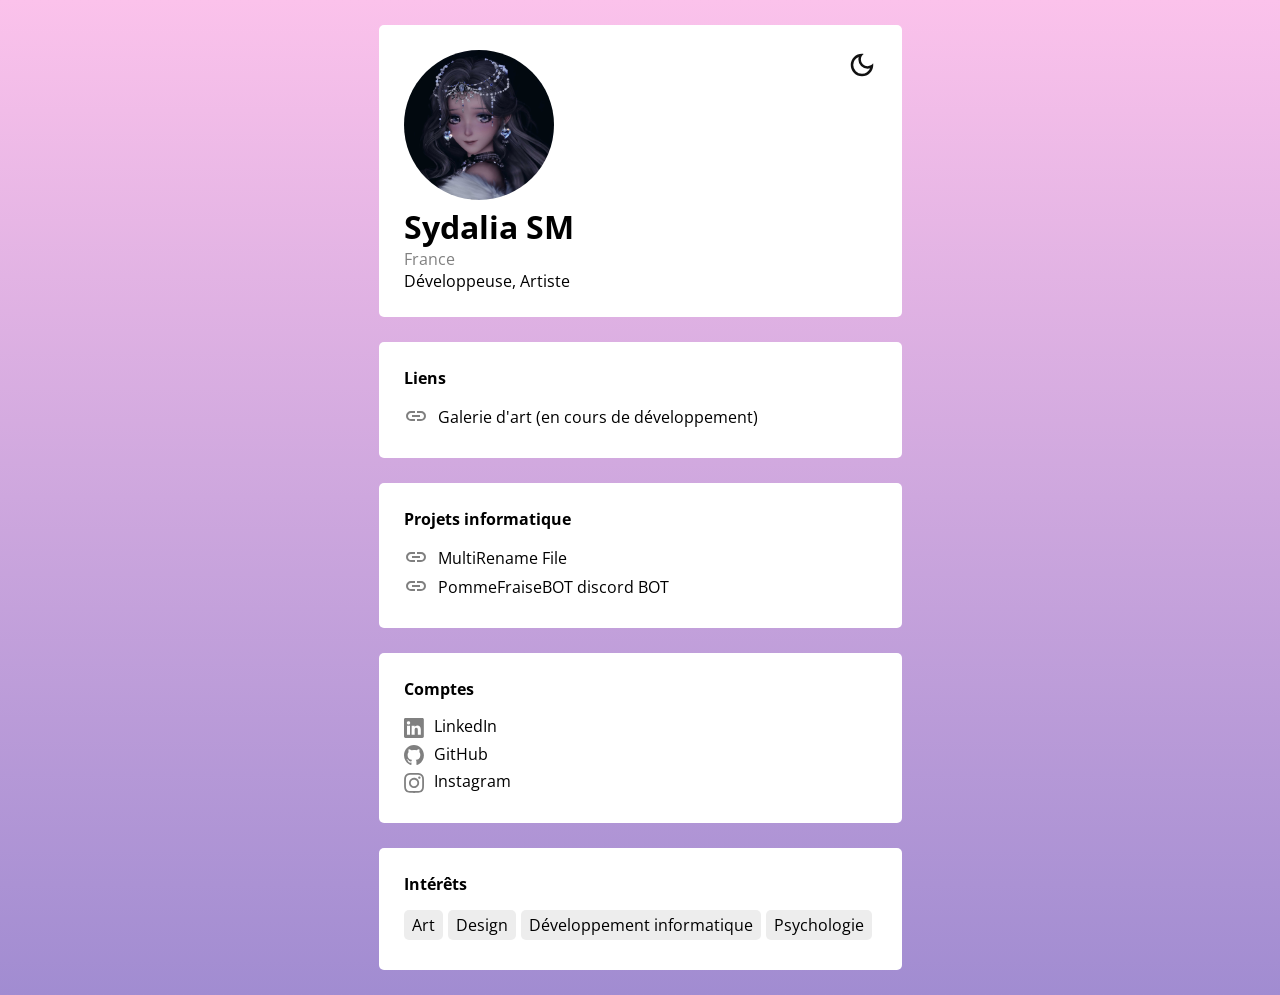
<file: index.html>
<!DOCTYPE html>
<html lang="fr" data-theme="light">

<head>
    <meta charset="UTF-8">
    <meta name="viewport" content="width=device-width, initial-scale=1.0">
    <title>Sydalia SM Portfolio</title>
    <!-- Favicon -->
    <link rel="apple-touch-icon" sizes="180x180" href="assets/favicon/apple-touch-icon.png">
    <link rel="icon" type="image/png" sizes="32x32" href="assets/favicon/favicon-32x32.png">
    <link rel="icon" type="image/png" sizes="16x16" href="assets/favicon/favicon-16x16.png">
    <!-- CSS -->
    <link rel="stylesheet" href="css/stylesheet.css">
    <!-- JS -->
    <!-- <script src="js/dynamicTitle.js" defer></script> -->
    <script src="js/darkMode.js" defer></script>
    <!-- Fonts -->
    <link rel="preconnect" href="https://fonts.googleapis.com">
    <link rel="preconnect" href="https://fonts.gstatic.com" crossorigin>
    <link href="https://fonts.googleapis.com/css2?family=Open+Sans:ital,wght@0,300..800;1,300..800&display=swap"
        rel="stylesheet">
</head>

<body>
    <main>
        <section>
            <div><button type="button" data-theme-toggle aria-label="Change to light theme">text</button></div>
            <img src="assets/img/profile.jpg" alt="Sydalia SM">
            <h1>Sydalia SM</h1>
            <h3>France</h3>
            <a>Développeuse, Artiste</a>
        </section>
        <section>
            <h2>Liens</h2>
            <!-- <a href="https://www.lacorbeille.studio" target="_blank" rel="noopener">LaCorbeille STUDIO</a> -->
            <a target="_blank" rel="noopener">Galerie d'art (en cours de développement)</a>
        </section>
        <section>
            <h2>Projets informatique</h2>
            <a href="https://github.com/PommeChxrry/MultiRename" target="_blank" rel="noopener">MultiRename File</a>
            <a href="https://github.com/PommeChxrry/PommeFraiseBOT" target="_blank" rel="noopener">PommeFraiseBOT discord BOT</a>
        </section>
        <section>
            <h2>Comptes</h2>
            <a href="https://www.linkedin.com/in/sydalia-soares-miranda" target="_blank" rel="noopener"><img src="assets/icons/LinkedIn.svg" alt="LinkedIn">LinkedIn</a>
            <a href="https://github.com/PommeChxrry" target="_blank" rel="noopener"><img src="assets/icons/GitHub.svg" alt="GitHub">GitHub</a>
            <a href="https://www.instagram.com/alix.pommechxrry?igsh=eXdmcHI3N2Z1cmlu" target="_blank" rel="noopener"><img src="assets/icons/Instagram.svg" alt="Instagram">Instagram</a>
        </section>
        <section>
            <h2>Intérêts</h2>
            <div>
                <a>Art</a>
                <a>Design</a>
                <a>Développement informatique</a>
                <a>Psychologie</a>
            </div>
        </section>
    </main>
</body>

</html>
</file>
<file: css/stylesheet.css>
/* SCROLLBAR */
::-webkit-scrollbar {
    width: 0;
}

/*DATA THEME*/
[data-theme="light"] {
    --color-bgimg-body: linear-gradient(to top, #a18cd1 0%, #fbc2eb 100%);
    --color-bg-section: #ffffff;
    --color-f: #000000;
    --color-bgnth: #ededed;
}
  
[data-theme="dark"] {
    --color-bgimg-body: linear-gradient(to top, #331f5f 0%, #7e3467 100%);
    --color-bg-section: #1d1d1d;
    --color-f: #f1f1f1;
    --color-bgnth: #2f2f2f;
}

/* GENERAL */
* {
    font-family: "Open Sans", sans-serif;
    font-optical-sizing: auto;
    font-style: normal;
    font-variation-settings: "wdth" 100;
    transition: ease-in-out 0.2s;
}

html {
    background-color: white;
    padding: 0;
    margin: 0;
}

body {
    display: flex;
    justify-content: center;
    padding: 0;
    margin: 0;
    width: 100vw;
    min-height: 100vh;
    overflow-x: hidden;
    background-color: #5c2b6d;
    background-image: var(--color-bgimg-body);
}

main {
    padding: 25px;
}

button {
    background-color: transparent;
    border: none;
    cursor: pointer;
    padding: 25px;
    display: flex;
    justify-content: center;
    align-items: center;
    position: absolute; /* Positionnement absolu par rapport à la section */
    top: 0; /* Aligné en haut */
    right: 0; /* Aligné à gauche */
}

h1,
h2,
h3 {
    color: var(--color-f);
    margin: 0;
    padding: 0;
}

h1 {
    font-size: 2rem;
    font-weight: 700;
}

h2 {
    font-size: 1rem;
    font-weight: 700;
    margin-bottom: 15px;
}

h3 {
    font-size: 1rem;
    font-weight: 400;
    color: gray;
}

a {
    text-decoration: none;
    color: var(--color-f);
}

section {
    position: relative;
    background-color: var(--color-bg-section);
    border-radius: 5px;
    padding: 25px;
    margin-top: 25px;
    margin-bottom: 25px;
    max-width: 700px;
}

section:first-of-type {
    margin-top: 0;
}

section:last-of-type {
    margin-bottom: 0;
}

section:nth-of-type(1)>img {
    border-radius: 50%;
    width: 150px;
    height: 150px;
}

section:nth-of-type(2), section:nth-of-type(3) {
    display: flex;
    flex-direction: column;
}

section:nth-of-type(2)>a::before, section:nth-of-type(3)>a::before {
    content: url("../assets/icons/link.svg");
    margin-right: 10px;
    vertical-align: middle;
    width: 20px;
    height: 20px;
}

section:nth-of-type(2)>a, section:nth-of-type(3)>a, section:nth-of-type(4)>a {
    text-decoration: underline transparent solid 1px;
}

section:nth-of-type(2)>a:hover, section:nth-of-type(3)>a:hover, section:nth-of-type(4)>a:hover {
    text-decoration: underline gray solid 1px;
}

section:nth-of-type(4) {
    display: flex;
    flex-direction: column;
}

section:nth-of-type(4) a {
    margin-bottom: 5px;
}

section:nth-of-type(4) img {
    margin-right: 10px;
    vertical-align: middle;
    width: 20px;
    height: 20px;
}

section:nth-of-type(5) a {
    padding: 4px 8px;
    background-color: var(--color-bgnth);
    border-radius: 5px;
    margin-bottom: 5px;
    margin-right: 5px;
    cursor: default;
}

section:nth-of-type(5)>div {
    display: flex;
    flex-wrap: wrap;
}

/* ANIMATIONS */
section {
    animation: fadeIn 0.5s forwards;
    opacity: 0;
}

section:nth-of-type(1) {
    animation-delay: 0.1s;
}

section:nth-of-type(2) {
    animation-delay: 0.2s;
}

section:nth-of-type(3) {
    animation-delay: 0.3s;
}

section:nth-of-type(4) {
    animation-delay: 0.4s;
}

section:nth-of-type(5) {
    animation-delay: 0.5s;
}

@keyframes fadeIn {
    from {
        opacity: 0;
    }

    to {
        opacity: 1;
    }
}
</file>
